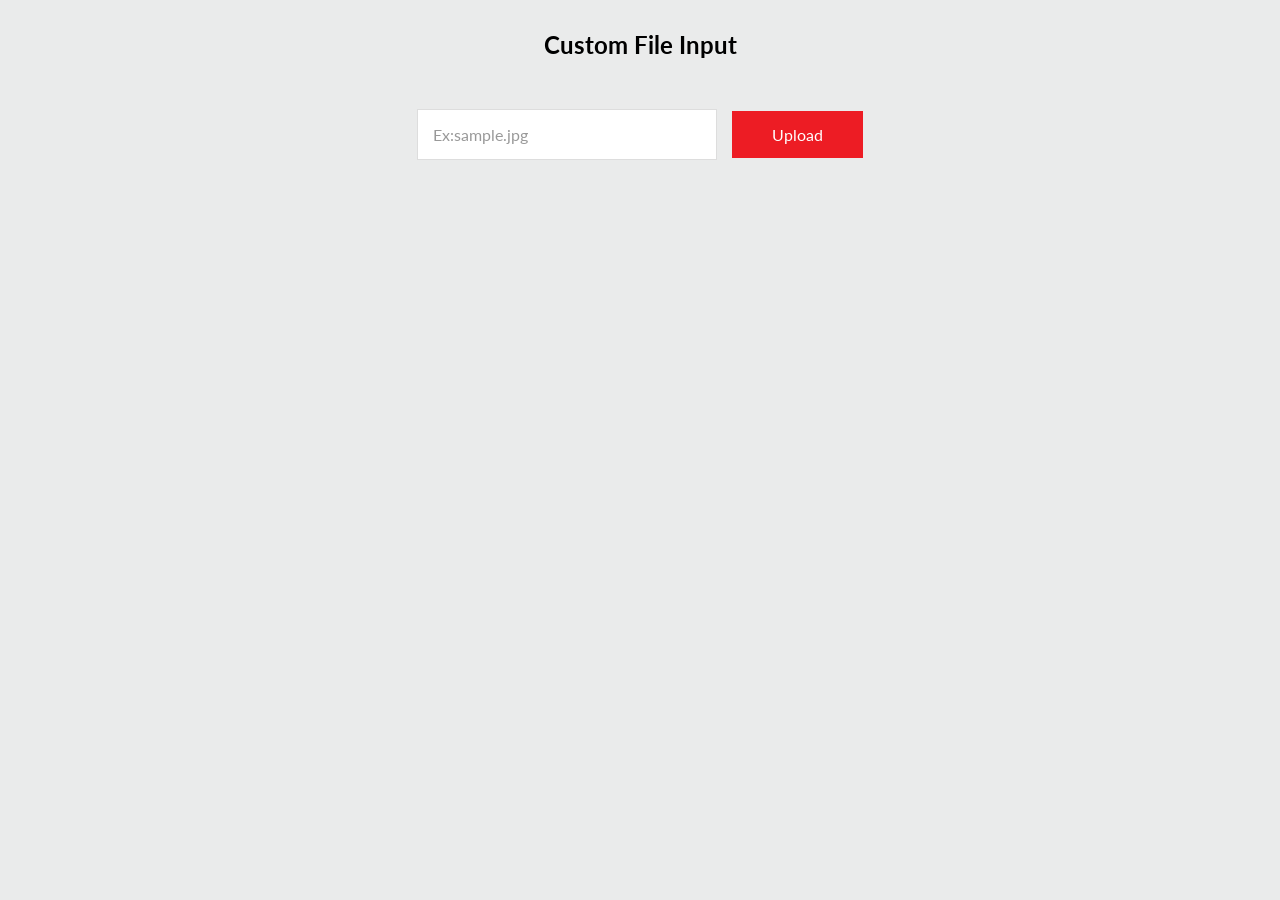
<file: C11_6651071058/index.html>
<!DOCTYPE html>
<html lang="en">
<head>
<meta name="viewport" content="width=device-width, initial-scale=1.0, user-scalable=no">
<title>Home</title>
<meta charset="UTF-8">
<link rel="stylesheet" href="css/style.css">
</head>
<body>

<h2 class="text-center">Custom File Input</h2>

<div class="custom-file-wrp">
	<div class="filename">
		Ex:sample.jpg
	</div>
	<div class="custom-file">
		<label for="fileupload">Upload</label>
		<input type="file"  id="fileupload">
	</div>
</div>


<script src="js/jquery-latest.min.js"></script>
<script>
$(function () {
    var placeholder = $('.filename').text().trim();   // "Ex:sample.jpg"

    $('#fileupload').on('change', function () {
        if (this.files && this.files.length) {
            $('.filename').text(this.files[0].name).css('color', '#333');
        } else {
            $('.filename').text(placeholder).css('color', '#999');
        }
    });
});
</script>
</body>
</html>
</file>
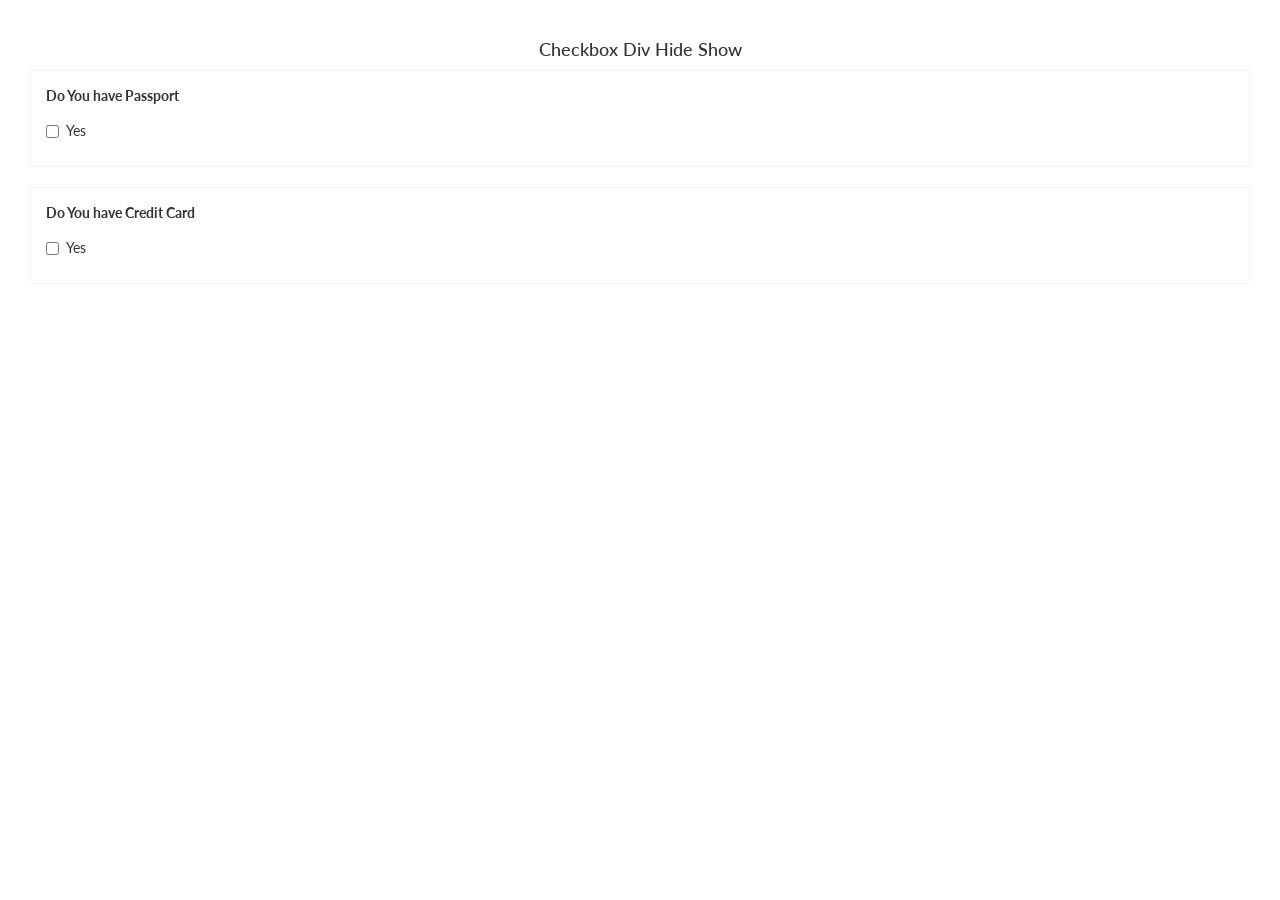
<file: C12_6651071058/index.html>
<!DOCTYPE html>
<html lang="en">
<head>
<meta charset="UTF-8">	
<title>D CODE SHOW</title>
<link rel="stylesheet" href="css/bootstrap.min.css">
<link rel="stylesheet" href="css/style.css">
<style>
</style>
</head>
<body>
<h4>Checkbox Div Hide Show</h4>

<div class="checkbox-card">
	<label for="">Do You have Passport</label>
	<div class="checkbox">
		<label>
			<input type="checkbox" class="checkme">Yes
		</label>
	</div>
	<div class="passport-box">
		<input type="text" placeholder="Enter Passport Number" 
		class="form-control">
	</div>
	<div class="apply-box">
		<a href="">Apply For Passport</a>
	</div>
</div>
<br>
<div class="checkbox-card">
	<label for="">Do You have Credit Card</label>
	<div class="checkbox">
		<label>
			<input type="checkbox" class="checkme">Yes
		</label>
	</div>
	<div class="passport-box">
		<input type="text" placeholder="Enter Credit Card Number" 
		class="form-control">
	</div>
	<div class="apply-box">
		<a href="">Apply For Credit Card</a>
	</div>
</div>

	

	



<script src="js/jquery-latest.min.js"></script>

<script>
$(function () {
    // Tick "Yes" -> hiện ô nhập + link Apply của CHÍNH card đó; bỏ tick -> ẩn
    $('.checkme').on('change', function () {
        var card = $(this).closest('.checkbox-card');
        if (this.checked) {
            card.find('.passport-box, .apply-box').slideDown(200);
        } else {
            card.find('.passport-box, .apply-box').slideUp(200);
        }
    });
});
</script>
</body>
</html>
</file>
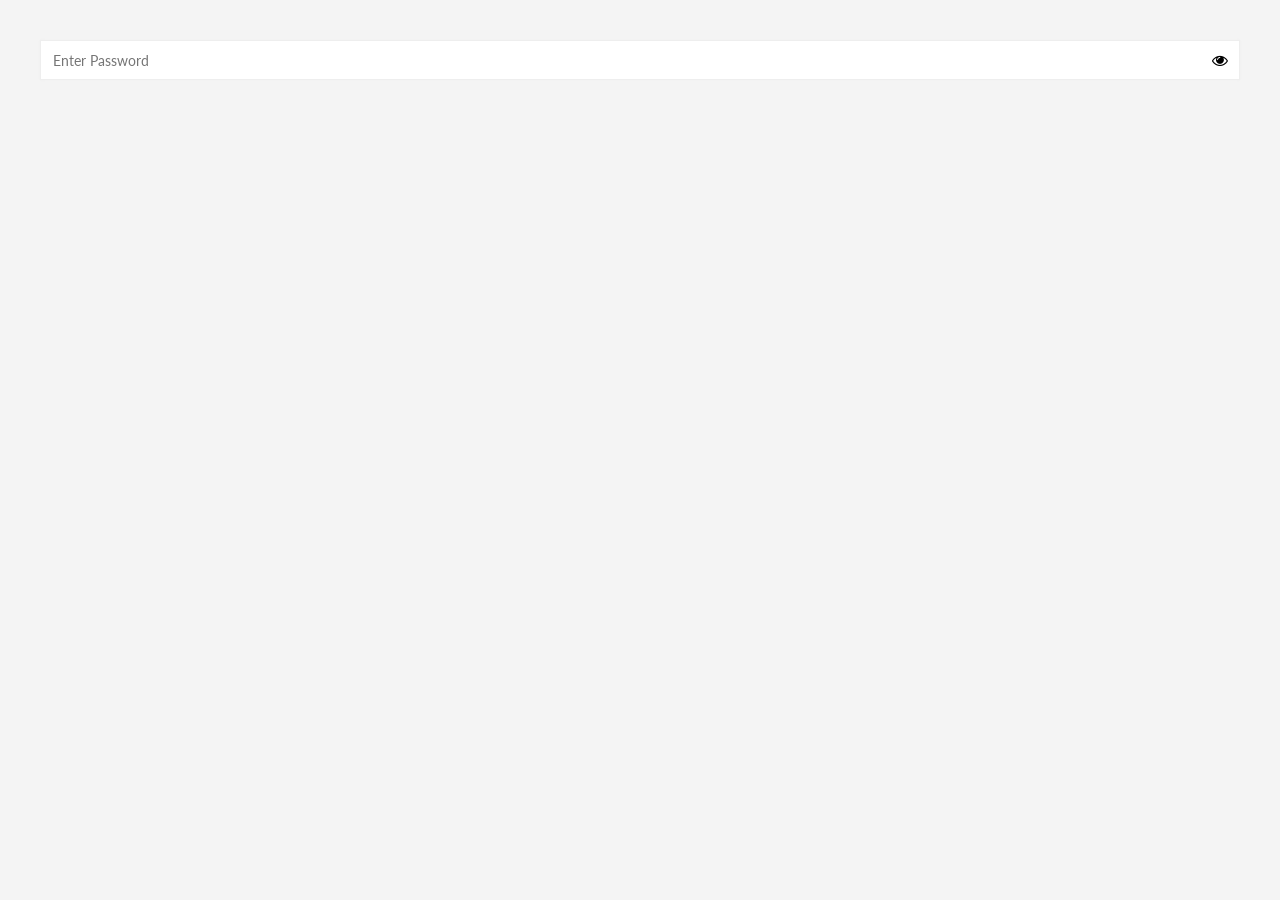
<file: C13_6651071058/index.html>
<!DOCTYPE html>
<html lang="en">
<head>
<meta name="viewport" content="width=device-width, initial-scale=1.0, user-scalable=no">
<title>Home</title>
<meta charset="UTF-8">
<!--Font Awesome CDN Link-->
<link href="https://stackpath.bootstrapcdn.com/font-awesome/4.7.0/css/font-awesome.min.css" rel="stylesheet" type="text/css"/>
<link rel="stylesheet" href="css/style.css">
</head>
<body>

	<div class="password-show-card">
		<input type="password" class="input-control" placeholder="Enter Password">
		<i class="fa fa-eye password-show"></i>
		<!-- <i class="fa fa-eye-slash"></i> -->
	</div>

	
<script src="js/jquery-latest.min.js"></script>

<script>
$(function () {
    $('.password-show').on('click', function () {
        var input = $(this).siblings('.input-control');
        var isHidden = input.attr('type') === 'password';

        input.attr('type', isHidden ? 'text' : 'password');
        $(this).toggleClass('fa-eye', !isHidden)
               .toggleClass('fa-eye-slash', isHidden);
    });
});
</script>
</body>
</html>
</file>
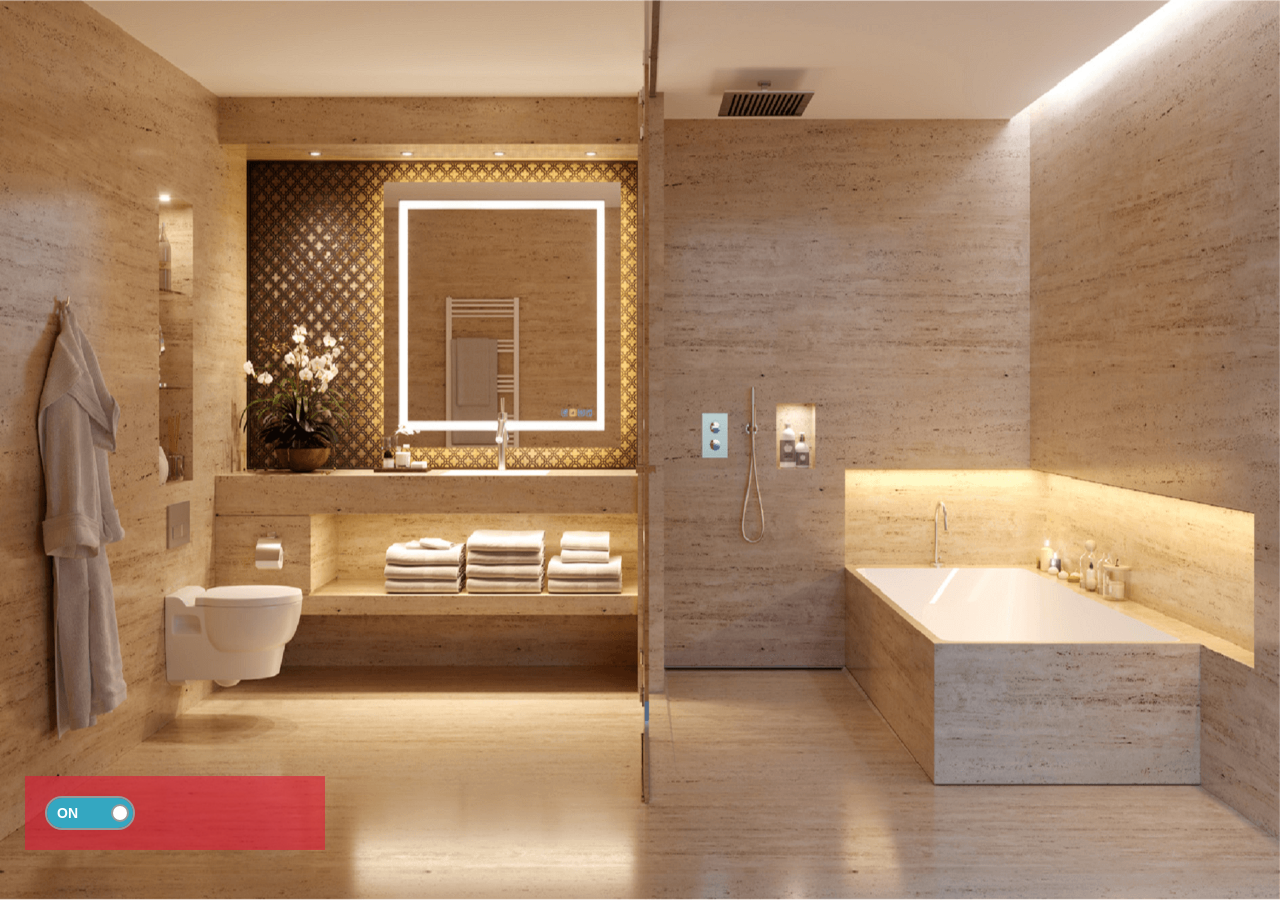
<file: C14_6651071058/index.html>
<!DOCTYPE html>
<html lang="en">

<head>
    <meta name="viewport" content="width=device-width, initial-scale=1.0, user-scalable=no">
    <title>Home</title>
    <meta charset="UTF-8">

    <link rel="stylesheet" href="css/style.css">
</head>

<body>

    <!--IMAGE EFFECT-->
    <div class="image-effect" id="image-effect-2">
        <img src="images/off.png" class="fadeEffect">
        <img src="images/on.png">
    </div>

    <!--Switch Button-->
    <div class="switch-btn">
        <div class="onoffswitch">
            <input type="checkbox" name="onoffswitch" class="onoffswitch-checkbox toggle-switch-2" id="myonoffswitch" tabindex="0" checked>
            <label class="onoffswitch-label" for="myonoffswitch">
            <span class="onoffswitch-inner"></span>
            <span class="onoffswitch-switch"></span>
            </label>
        </div>
    </div>

    <script src="js/jquery-latest.min.js"></script>
    
<script>
$(function () {
    var imgs = $('#image-effect-2 img');   // [0] = off.png, [1] = on.png

    $('.toggle-switch-2').on('change', function () {
        imgs.removeClass('fadeEffect');                    // ẩn cả 2 (opacity 0)
        imgs.eq(this.checked ? 1 : 0).addClass('fadeEffect'); // hiện ảnh tương ứng (fade 1.2s)
    }).trigger('change');                                  // đồng bộ trạng thái ban đầu (đang ON)
});
</script>
</body>

</html>
</file>
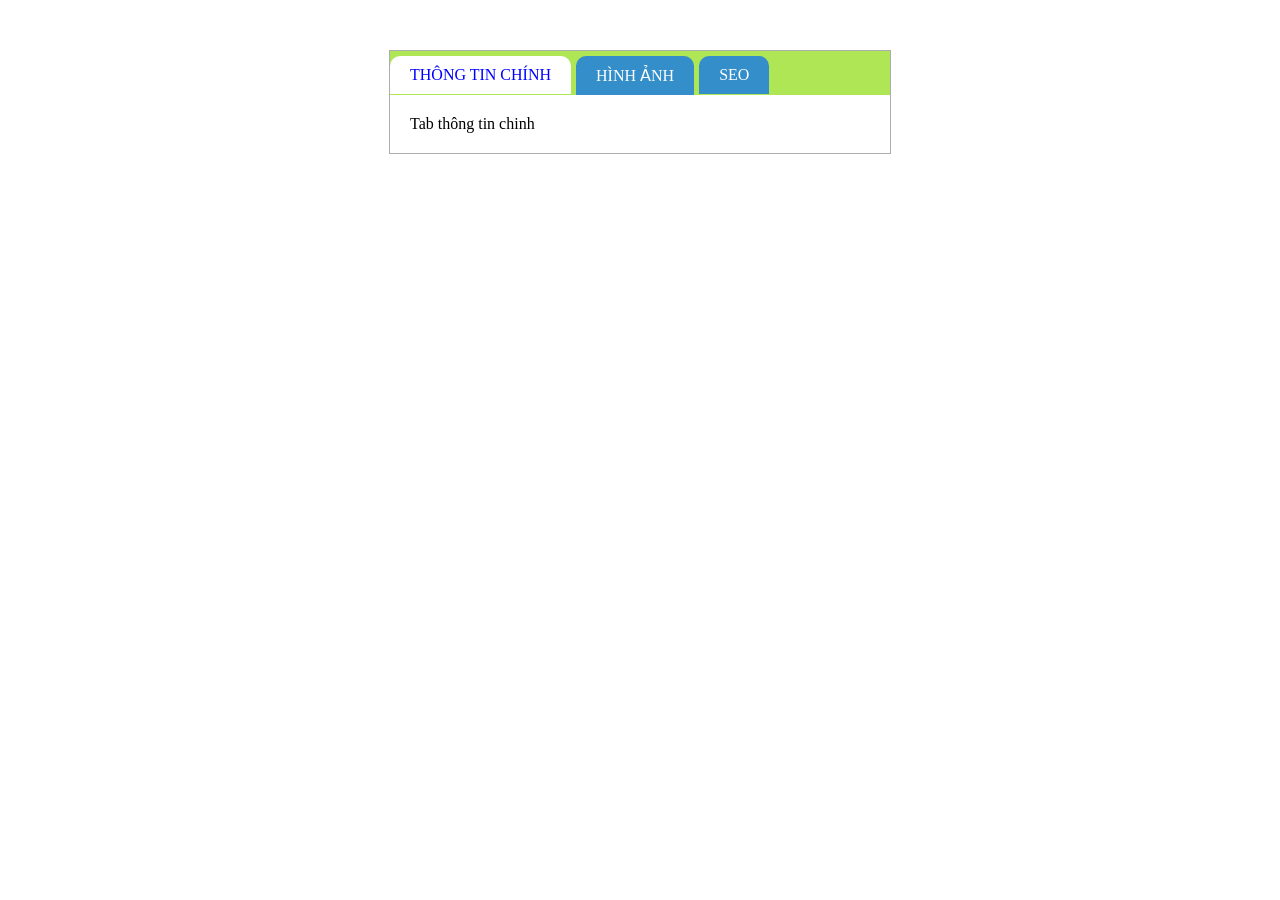
<file: C15_6651071058/index.html>
<!DOCTYPE html>
<html>
    <head>
        <title>Tạo tabs trong jQuery</title>
        <meta charset="UTF-8">
        <meta name="viewport" content="width=device-width, initial-scale=1.0">
        <link rel="stylesheet" type="text/css" href="style.css">
        <script src="https://code.jquery.com/jquery-3.1.1.min.js" ></script>

       
    </head>
    <body>
        <div class="tab-wrapper" >
            <ul class="tab">
                <li>
                    <a href="#tab-main-info">Thông tin chính</a>
                </li>
                <li>
                    <a href="#tab-image">Hình ảnh</a>
                </li>
                <li>
                    <a href="#tab-seo">SEO</a>
                </li>
            </ul>
            <div class="tab-content">
                <div class="tab-item" id="tab-main-info">
                    Tab thông tin chinh
                </div>
                <div class="tab-item" id="tab-image">
                    Tab hình ảnh
                </div>
                <div class="tab-item" id="tab-seo">
                    Tab SEO
                </div>
            </div>
        </div>
    <script>
$(function () {
    function showTab(href) {
        $('.tab li').removeClass('active');
        $('.tab a[href="' + href + '"]').parent().addClass('active');
        $('.tab-item').hide();
        $(href).fadeIn(200);
    }

    $('.tab a').on('click', function (e) {
        e.preventDefault();
        showTab($(this).attr('href'));
    });

    // Mặc định mở tab đầu tiên
    showTab($('.tab a').first().attr('href'));
});
</script>
</body>
</html>
</file>
<file: C11_6651071058/css/style.css>
@import url('https://fonts.googleapis.com/css?family=Lato:400,700,900|Open+Sans:300,400|Oswald:400,700');
* { padding: 0; margin: 0; box-sizing: border-box }
body {font-family:'Lato',sans-serif;padding: 30px;background: #eaebeb;}

/**************/

.text-center{
text-align: center;
margin-bottom: 50px;
}

.custom-file-wrp{
	display: flex;
	justify-content: center;
	align-items: center;
}

.filename{
	background: #fff;
	padding: 15px 15px;
	border: 1px solid #ddd;
	width: 300px;
	margin-right: 15px;
	color: #999
}

.custom-file input[type="file"]
{
	display: none
}

.custom-file label{
	cursor: pointer;
	background: #ed1c24;
	display: inline-block;
	color: #fff;
	padding: 14px 40px;
	text-align: center;
}
</file>
<file: C12_6651071058/css/style.css>
@import url('https://fonts.googleapis.com/css?family=Lato:400,700,900|Open+Sans:300,400|Oswald:400,700');
* { padding: 0; margin: 0; box-sizing: border-box }
body {font-family:'Lato',sans-serif;padding: 30px;}

/**************/
h4{text-align: center}

.checkbox-card{
	border: 1px solid #f4f4f4;
	padding: 15px;
}

.passport-box{
	display: none
}

.apply-box{
	margin-top: 10px;
	display: none
}
</file>
<file: C13_6651071058/css/style.css>
@import url('https://fonts.googleapis.com/css?family=Lato:400,700,900|Open+Sans:300,400|Oswald:400,700');

* {
padding: 0;
margin: 0;
box-sizing: border-box;
font-family: 'Lato', sans-serif;
}

html,body{
width: 100%;
height: 100%;
background: #f4f4f4;
padding: 20px;
}

/***************/

.password-show-card{
	position: relative
}

.password-show-card .input-control{
	width: 100%;
	height: 40px;
	background: #fff;
	border: 1px solid #eee;
	box-shadow: 0px 0px 2px #eee;
	padding: 6px 12px;
	font-size: 14px;
	color: #333333
}

.password-show-card .input-control:focus{
border: 1px solid #66afe9;
}

.password-show-card .password-show{
position: absolute;
top: 12px;
right: 12px;
cursor: pointer;
}
</file>
<file: C14_6651071058/css/style.css>
@import url('https://fonts.googleapis.com/css?family=Lato:400,700,900|Open+Sans:300,400|Oswald:400,700');
* {
    padding: 0;
    margin: 0;
    box-sizing: border-box
}

body {
    font-family: 'Lato', sans-serif;
    background: #eaebeb;
}


/**************/


/******Image Transition Effect*********/

.image-effect {
    position: relative;
}

.image-effect img {
    position: absolute;
    left: 0;
    transition: opacity 1.2s ease-in-out;
    opacity: 0;
    height: 100vh;
    width: 100%;
}

.image-effect img.fadeEffect {
    opacity: 1;
}


/****/

.switch-btn {
    margin-left: 25px;
    position: absolute;
    bottom: 50px;
    z-index: 10;
    background: rgba(226, 25, 55, .6);
    width: 300px;
    padding: 20px;
    display: flex;
    align-items: center;
}

.onoffswitch {
    position: relative;
    width: 90px;
    -webkit-user-select: none;
    -moz-user-select: none;
    -ms-user-select: none;
}

.onoffswitch-checkbox {
    position: absolute;
    opacity: 0;
    pointer-events: none;
}

.onoffswitch-label {
    display: block;
    overflow: hidden;
    cursor: pointer;
    border: 2px solid #999999;
    border-radius: 20px;
}

.onoffswitch-inner {
    display: block;
    width: 200%;
    margin-left: -100%;
    transition: margin 0.3s ease-in 0s;
}

.onoffswitch-inner:before,
.onoffswitch-inner:after {
    display: block;
    float: left;
    width: 50%;
    height: 30px;
    padding: 0;
    line-height: 30px;
    font-size: 14px;
    color: white;
    font-family: Trebuchet, Arial, sans-serif;
    font-weight: bold;
    box-sizing: border-box;
}

.onoffswitch-inner:before {
    content: "ON";
    padding-left: 10px;
    background-color: #34A7C1;
    color: #FFFFFF;
}

.onoffswitch-inner:after {
    content: "OFF";
    padding-right: 10px;
    background-color: #EEEEEE;
    color: #999999;
    text-align: right;
}

.onoffswitch-switch {
    display: block;
    width: 18px;
    margin: 6px;
    background: #FFFFFF;
    position: absolute;
    top: 2px;
    bottom: 0;
    right: 56px;
    border: 2px solid #999999;
    border-radius: 20px;
    transition: all 0.3s ease-in 0s;
    height: 18px;
}

.onoffswitch-checkbox:checked+.onoffswitch-label .onoffswitch-inner {
    margin-left: 0;
}

.onoffswitch-checkbox:checked+.onoffswitch-label .onoffswitch-switch {
    right: 0px;
}
</file>
<file: C15_6651071058/style.css>
.tab-wrapper{
    width: 500px;
    margin: 50px auto;
    border: solid 1px #acacac;
}
.tab-wrapper ul{
    overflow: hidden;
    background: #aee655;
    margin: 0px;
    padding: 0px;
}
.tab-wrapper ul li{
    float: left;
    list-style: none;
    padding: 10px 20px;
    background: #348ec9;
    border-radius: 10px 10px 0px 0px;
    margin-right: 5px;
    margin-top: 5px;
}
.tab-wrapper ul li.active{
    background: #Fff;
}
.tab-wrapper ul li.active a{
    color: blue;
}
.tab-wrapper ul li a{
    color: #fff;
    text-transform: uppercase;
    text-decoration: none;
}
.tab-content{
    padding: 20px;
}
.tab-item{
    display: none;
}
</file>
